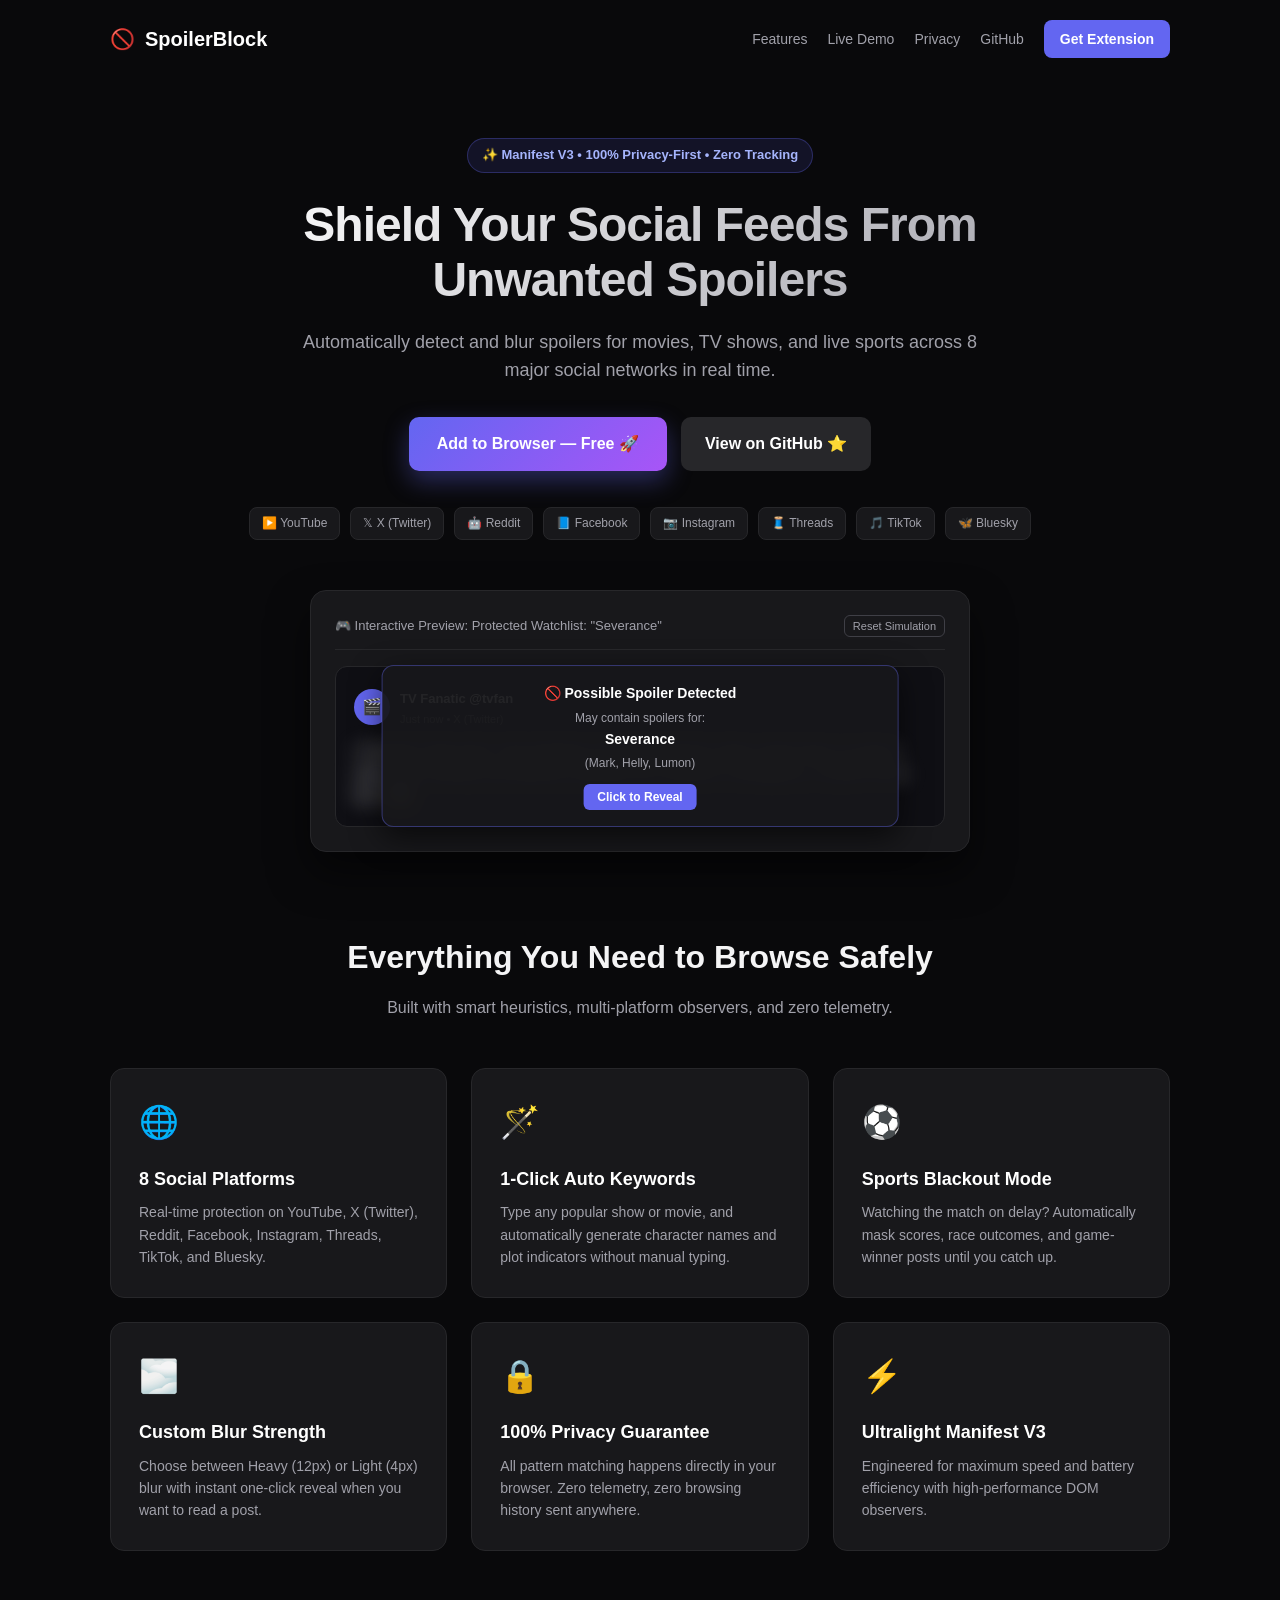
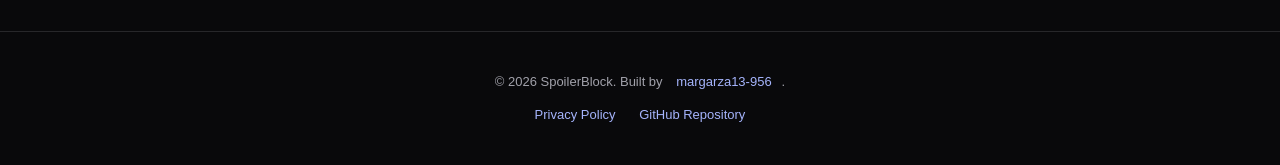
<file: index.html>
<!DOCTYPE html>
<html lang="en">
<head>
  <meta charset="UTF-8">
  <meta name="viewport" content="width=device-width, initial-scale=1.0">
  <title>SpoilerBlock — Smart Social Media Spoiler Blocker</title>
  <meta name="description" content="Shield your social feeds from TV, movie, and sports spoilers on YouTube, X, Reddit, Facebook, Instagram, Threads, TikTok, and Bluesky with smart real-time blur overlays.">
  <style>
    :root {
      --primary: #6366f1;
      --primary-hover: #4f46e5;
      --accent: #a855f7;
      --gold: #f59e0b;
      --bg: #09090b;
      --card-bg: #18181b;
      --border: #27272a;
      --text: #f4f4f5;
      --text-muted: #a1a1aa;
    }

    * { margin: 0; padding: 0; box-sizing: border-box; }

    body {
      font-family: -apple-system, BlinkMacSystemFont, 'Segoe UI', Roboto, Helvetica, Arial, sans-serif;
      background-color: var(--bg);
      color: var(--text);
      line-height: 1.6;
      overflow-x: hidden;
    }

    .nav {
      max-width: 1100px;
      margin: 0 auto;
      padding: 20px;
      display: flex;
      justify-content: space-between;
      align-items: center;
    }

    .logo {
      display: flex;
      align-items: center;
      gap: 10px;
      font-size: 20px;
      font-weight: 800;
      color: #fff;
      text-decoration: none;
    }

    .nav-links {
      display: flex;
      align-items: center;
      gap: 20px;
    }

    .nav-links a {
      color: var(--text-muted);
      text-decoration: none;
      font-size: 14px;
      font-weight: 500;
      transition: color 0.2s;
    }

    .nav-links a:hover { color: #fff; }

    .btn-nav-install {
      background: var(--primary);
      color: #fff !important;
      padding: 8px 16px;
      border-radius: 8px;
      font-weight: 600 !important;
      transition: background 0.2s;
    }

    .btn-nav-install:hover { background: var(--primary-hover); }

    .hero {
      max-width: 900px;
      margin: 60px auto 40px;
      text-align: center;
      padding: 0 20px;
    }

    .badge-pill {
      display: inline-flex;
      align-items: center;
      gap: 6px;
      background: rgba(99, 102, 241, 0.12);
      border: 1px solid rgba(99, 102, 241, 0.3);
      color: #a5b4fc;
      padding: 6px 14px;
      border-radius: 20px;
      font-size: 13px;
      font-weight: 600;
      margin-bottom: 24px;
    }

    .hero h1 {
      font-size: 48px;
      font-weight: 800;
      letter-spacing: -1px;
      line-height: 1.15;
      margin-bottom: 20px;
      background: linear-gradient(135deg, #ffffff, #a1a1aa);
      -webkit-background-clip: text;
      -webkit-text-fill-color: transparent;
    }

    .hero p {
      font-size: 18px;
      color: var(--text-muted);
      max-width: 680px;
      margin: 0 auto 32px;
    }

    .hero-cta {
      display: flex;
      justify-content: center;
      gap: 14px;
      flex-wrap: wrap;
    }

    .btn-primary {
      background: linear-gradient(135deg, var(--primary), var(--accent));
      color: #fff;
      padding: 14px 28px;
      border-radius: 10px;
      font-size: 16px;
      font-weight: 700;
      text-decoration: none;
      display: inline-flex;
      align-items: center;
      gap: 8px;
      box-shadow: 0 10px 25px rgba(99, 102, 241, 0.35);
      transition: transform 0.2s, box-shadow 0.2s;
    }

    .btn-primary:hover {
      transform: translateY(-2px);
      box-shadow: 0 15px 30px rgba(99, 102, 241, 0.5);
    }

    .btn-secondary {
      background: #27272a;
      color: #fff;
      padding: 14px 24px;
      border-radius: 10px;
      font-size: 16px;
      font-weight: 600;
      text-decoration: none;
      transition: background 0.2s;
    }

    .btn-secondary:hover { background: #3f3f46; }

    /* Supported Platforms Badge Bar */
    .platforms-bar {
      max-width: 800px;
      margin: 36px auto 0;
      display: flex;
      flex-wrap: wrap;
      justify-content: center;
      gap: 10px;
    }

    .platform-tag {
      background: #18181b;
      border: 1px solid #27272a;
      padding: 6px 12px;
      border-radius: 8px;
      font-size: 12px;
      color: #a1a1aa;
      display: flex;
      align-items: center;
      gap: 6px;
    }

    /* Interactive Demo Sandbox */
    .demo-section {
      max-width: 700px;
      margin: 50px auto 80px;
      padding: 0 20px;
    }

    .demo-card {
      background: var(--card-bg);
      border: 1px solid var(--border);
      border-radius: 16px;
      padding: 24px;
      box-shadow: 0 20px 40px rgba(0,0,0,0.5);
      position: relative;
    }

    .demo-header {
      display: flex;
      justify-content: space-between;
      align-items: center;
      margin-bottom: 16px;
      border-bottom: 1px solid var(--border);
      padding-bottom: 12px;
      font-size: 13px;
      color: var(--text-muted);
    }

    .mock-post {
      position: relative;
      padding: 18px;
      background: #0f0f14;
      border-radius: 12px;
      border: 1px solid #27272a;
    }

    .mock-author {
      display: flex;
      align-items: center;
      gap: 10px;
      margin-bottom: 12px;
    }

    .mock-avatar {
      width: 36px;
      height: 36px;
      border-radius: 50%;
      background: #6366f1;
      display: flex;
      align-items: center;
      justify-content: center;
      font-weight: bold;
    }

    .mock-content {
      font-size: 15px;
      color: #e4e4e7;
      line-height: 1.5;
      transition: filter 0.3s ease;
    }

    .mock-content.blurred {
      filter: blur(10px);
      user-select: none;
    }

    .demo-overlay {
      position: absolute;
      top: 50%;
      left: 50%;
      transform: translate(-50%, -50%);
      background: rgba(24, 24, 27, 0.95);
      border: 1px solid rgba(99, 102, 241, 0.4);
      border-radius: 12px;
      padding: 16px 20px;
      text-align: center;
      width: 85%;
      box-shadow: 0 10px 30px rgba(0,0,0,0.6);
      display: none;
    }

    .demo-overlay.visible { display: block; }

    .demo-overlay strong {
      display: block;
      color: #fff;
      margin-bottom: 4px;
      font-size: 14px;
    }

    .demo-overlay p {
      font-size: 12px;
      color: #a1a1aa;
      margin-bottom: 10px;
    }

    .btn-reveal-demo {
      background: var(--primary);
      color: #fff;
      border: none;
      padding: 6px 14px;
      border-radius: 6px;
      font-size: 12px;
      font-weight: 600;
      cursor: pointer;
      transition: background 0.2s;
    }

    .btn-reveal-demo:hover { background: var(--primary-hover); }

    /* Features Grid */
    .features {
      max-width: 1100px;
      margin: 0 auto 80px;
      padding: 0 20px;
    }

    .section-headline {
      text-align: center;
      margin-bottom: 48px;
    }

    .section-headline h2 {
      font-size: 32px;
      font-weight: 800;
      margin-bottom: 12px;
    }

    .grid-3 {
      display: grid;
      grid-template-columns: repeat(auto-fit, minmax(300px, 1fr));
      gap: 24px;
    }

    .feature-card {
      background: var(--card-bg);
      border: 1px solid var(--border);
      border-radius: 14px;
      padding: 28px;
      transition: transform 0.2s, border-color 0.2s;
    }

    .feature-card:hover {
      transform: translateY(-4px);
      border-color: rgba(99, 102, 241, 0.4);
    }

    .feature-icon {
      font-size: 32px;
      margin-bottom: 16px;
    }

    .feature-card h3 {
      font-size: 18px;
      font-weight: 700;
      margin-bottom: 8px;
      color: #fff;
    }

    .feature-card p {
      font-size: 14px;
      color: var(--text-muted);
    }

    .footer {
      border-top: 1px solid var(--border);
      padding: 40px 20px;
      text-align: center;
      font-size: 13px;
      color: var(--text-muted);
    }

    .footer a {
      color: #a5b4fc;
      text-decoration: none;
      margin: 0 10px;
    }

    .footer a:hover { text-decoration: underline; }
  </style>
</head>
<body>

  <nav class="nav">
    <a href="#" class="logo">
      <span>🚫</span> SpoilerBlock
    </a>
    <div class="nav-links">
      <a href="#features">Features</a>
      <a href="#demo">Live Demo</a>
      <a href="privacy-policy.html">Privacy</a>
      <a href="https://github.com/margarza13-956/spoilerblock" target="_blank">GitHub</a>
      <a href="https://chrome.google.com/webstore/devconsole" class="btn-nav-install">Get Extension</a>
    </div>
  </nav>

  <header class="hero">
    <div class="badge-pill">✨ Manifest V3 &bull; 100% Privacy-First &bull; Zero Tracking</div>
    <h1>Shield Your Social Feeds From Unwanted Spoilers</h1>
    <p>Automatically detect and blur spoilers for movies, TV shows, and live sports across 8 major social networks in real time.</p>
    <div class="hero-cta">
      <a href="https://chrome.google.com/webstore/devconsole" class="btn-primary">
        Add to Browser — Free 🚀
      </a>
      <a href="https://github.com/margarza13-956/spoilerblock" target="_blank" class="btn-secondary">
        View on GitHub ⭐
      </a>
    </div>

    <div class="platforms-bar">
      <span class="platform-tag">▶️ YouTube</span>
      <span class="platform-tag">𝕏 X (Twitter)</span>
      <span class="platform-tag">🤖 Reddit</span>
      <span class="platform-tag">📘 Facebook</span>
      <span class="platform-tag">📷 Instagram</span>
      <span class="platform-tag">🧵 Threads</span>
      <span class="platform-tag">🎵 TikTok</span>
      <span class="platform-tag">🦋 Bluesky</span>
    </div>
  </header>

  <!-- Interactive Demo Sandbox -->
  <section class="demo-section" id="demo">
    <div class="demo-card">
      <div class="demo-header">
        <span>🎮 Interactive Preview: Protected Watchlist: "Severance"</span>
        <button id="toggleSimulationBtn" style="background:transparent;border:1px solid #3f3f46;color:#a1a1aa;padding:4px 8px;border-radius:6px;cursor:pointer;font-size:11px;">Reset Simulation</button>
      </div>

      <div class="mock-post">
        <div class="mock-author">
          <div class="mock-avatar">🎬</div>
          <div>
            <strong style="font-size:13px;color:#fff;">TV Fanatic @tvfan</strong>
            <div style="font-size:11px;color:#71717a;">Just now &bull; X (Twitter)</div>
          </div>
        </div>
        <div class="mock-content blurred" id="mockContent">
          I CANNOT BELIEVE THE ENDING OF SEVERANCE! When Mark finds out about Helly's true identity and Milchick activates the Overtime Contingency, my jaw hit the floor! 🤯
        </div>

        <div class="demo-overlay visible" id="demoOverlay">
          <strong>🚫 Possible Spoiler Detected</strong>
          <p>May contain spoilers for: <strong>Severance</strong> (Mark, Helly, Lumon)</p>
          <button class="btn-reveal-demo" id="demoRevealBtn">Click to Reveal</button>
        </div>
      </div>
    </div>
  </section>

  <!-- Features Grid -->
  <section class="features" id="features">
    <div class="section-headline">
      <h2>Everything You Need to Browse Safely</h2>
      <p style="color:var(--text-muted);">Built with smart heuristics, multi-platform observers, and zero telemetry.</p>
    </div>

    <div class="grid-3">
      <div class="feature-card">
        <div class="feature-icon">🌐</div>
        <h3>8 Social Platforms</h3>
        <p>Real-time protection on YouTube, X (Twitter), Reddit, Facebook, Instagram, Threads, TikTok, and Bluesky.</p>
      </div>

      <div class="feature-card">
        <div class="feature-icon">🪄</div>
        <h3>1-Click Auto Keywords</h3>
        <p>Type any popular show or movie, and automatically generate character names and plot indicators without manual typing.</p>
      </div>

      <div class="feature-card">
        <div class="feature-icon">⚽</div>
        <h3>Sports Blackout Mode</h3>
        <p>Watching the match on delay? Automatically mask scores, race outcomes, and game-winner posts until you catch up.</p>
      </div>

      <div class="feature-card">
        <div class="feature-icon">🌫️</div>
        <h3>Custom Blur Strength</h3>
        <p>Choose between Heavy (12px) or Light (4px) blur with instant one-click reveal when you want to read a post.</p>
      </div>

      <div class="feature-card">
        <div class="feature-icon">🔒</div>
        <h3>100% Privacy Guarantee</h3>
        <p>All pattern matching happens directly in your browser. Zero telemetry, zero browsing history sent anywhere.</p>
      </div>

      <div class="feature-card">
        <div class="feature-icon">⚡</div>
        <h3>Ultralight Manifest V3</h3>
        <p>Engineered for maximum speed and battery efficiency with high-performance DOM observers.</p>
      </div>
    </div>
  </section>

  <footer class="footer">
    <p>&copy; 2026 SpoilerBlock. Built by <a href="https://github.com/margarza13-956" target="_blank">margarza13-956</a>.</p>
    <div style="margin-top:12px;">
      <a href="privacy-policy.html">Privacy Policy</a>
      <a href="https://github.com/margarza13-956/spoilerblock">GitHub Repository</a>
    </div>
  </footer>

  <script>
    const mockContent = document.getElementById('mockContent');
    const demoOverlay = document.getElementById('demoOverlay');
    const demoRevealBtn = document.getElementById('demoRevealBtn');
    const toggleSimulationBtn = document.getElementById('toggleSimulationBtn');

    demoRevealBtn.addEventListener('click', () => {
      mockContent.classList.remove('blurred');
      demoOverlay.classList.remove('visible');
    });

    toggleSimulationBtn.addEventListener('click', () => {
      mockContent.classList.add('blurred');
      demoOverlay.classList.add('visible');
    });
  </script>
</body>
</html>
</file>
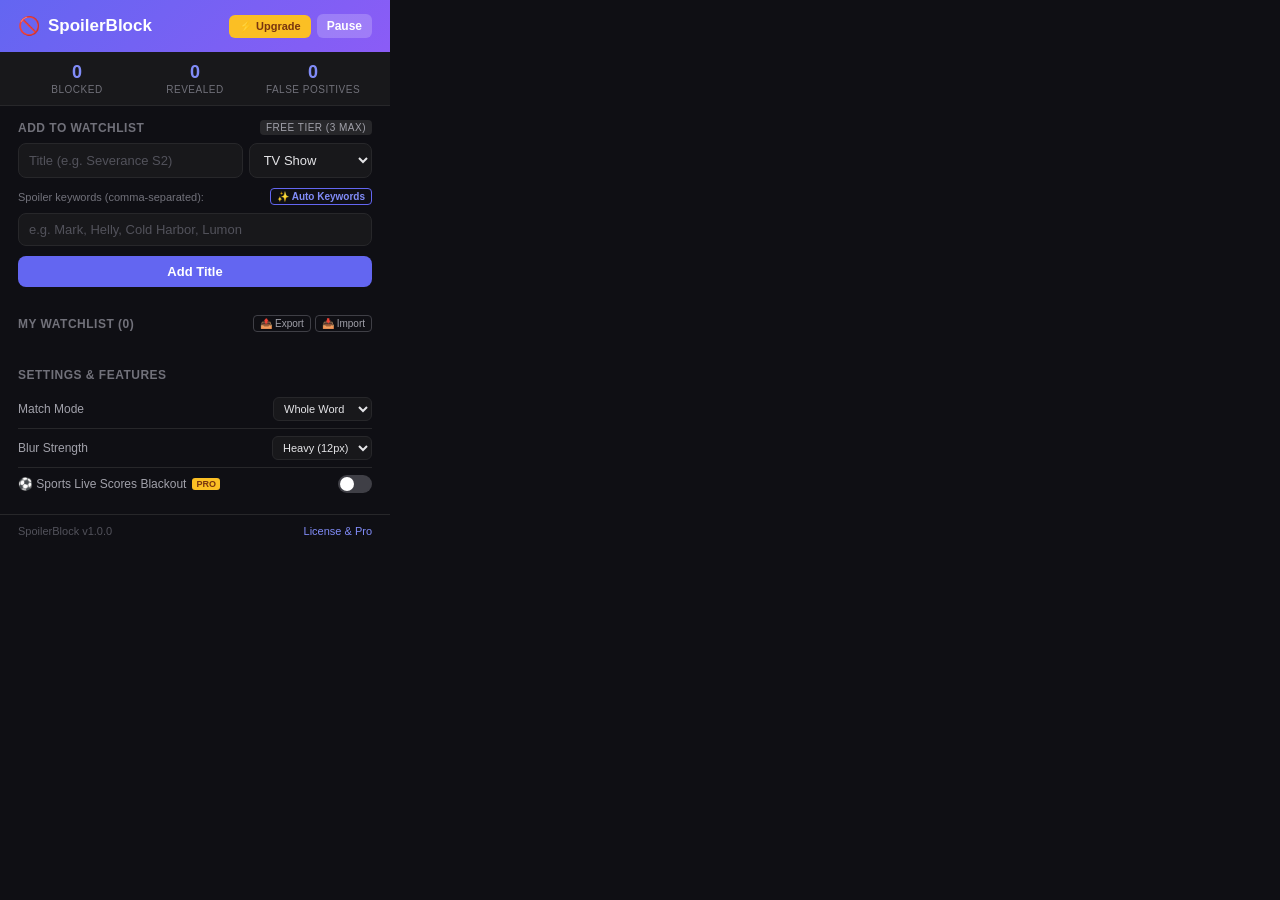
<file: popup.html>
<!DOCTYPE html>
<html lang="en">
<head>
  <meta charset="UTF-8">
  <meta name="viewport" content="width=device-width, initial-scale=1.0">
  <title>SpoilerBlock</title>
  <style>
    * { margin: 0; padding: 0; box-sizing: border-box; }

    body {
      width: 390px;
      min-height: 480px;
      font-family: -apple-system, BlinkMacSystemFont, 'Segoe UI', Roboto, sans-serif;
      background: #0f0f14;
      color: #e4e4e7;
    }

    .header {
      display: flex;
      align-items: center;
      justify-content: space-between;
      padding: 14px 18px;
      background: linear-gradient(135deg, #6366f1, #8b5cf6);
      color: #fff;
    }

    .header-left {
      display: flex;
      align-items: center;
      gap: 8px;
    }

    .header h1 {
      font-size: 17px;
      font-weight: 700;
    }

    .pro-badge {
      background: linear-gradient(135deg, #fbbf24, #f59e0b);
      color: #78350f;
      font-size: 10px;
      font-weight: 800;
      padding: 2px 6px;
      border-radius: 4px;
      text-transform: uppercase;
      letter-spacing: 0.5px;
      display: none;
    }

    .pro-badge.active {
      display: inline-block;
    }

    .header-actions {
      display: flex;
      align-items: center;
      gap: 6px;
    }

    .btn-upgrade {
      background: #fbbf24;
      color: #78350f;
      border: none;
      padding: 5px 10px;
      border-radius: 6px;
      font-size: 11px;
      font-weight: 700;
      cursor: pointer;
      display: flex;
      align-items: center;
      gap: 4px;
      transition: transform 0.15s, background 0.2s;
    }

    .btn-upgrade:hover {
      background: #f59e0b;
      transform: scale(1.03);
    }

    .pause-toggle {
      background: rgba(255,255,255,0.2);
      border: none;
      color: #fff;
      padding: 5px 10px;
      border-radius: 6px;
      font-size: 12px;
      font-weight: 600;
      cursor: pointer;
      transition: background 0.2s;
    }

    .pause-toggle:hover { background: rgba(255,255,255,0.3); }
    .pause-toggle.paused { background: rgba(239,68,68,0.85); }

    .stats-bar {
      display: flex;
      padding: 10px 18px;
      background: #18181b;
      border-bottom: 1px solid #27272a;
    }

    .stat {
      flex: 1;
      text-align: center;
    }

    .stat-value {
      font-size: 18px;
      font-weight: 700;
      color: #818cf8;
    }

    .stat-label {
      font-size: 10px;
      color: #71717a;
      text-transform: uppercase;
      letter-spacing: 0.5px;
      margin-top: 1px;
    }

    .section {
      padding: 14px 18px;
    }

    .section-title {
      font-size: 12px;
      font-weight: 600;
      text-transform: uppercase;
      letter-spacing: 0.5px;
      color: #71717a;
      margin-bottom: 8px;
      display: flex;
      justify-content: space-between;
      align-items: center;
    }

    .tier-limit-pill {
      font-size: 10px;
      color: #a1a1aa;
      background: #27272a;
      padding: 2px 6px;
      border-radius: 4px;
      font-weight: 500;
    }

    .add-form {
      display: flex;
      flex-direction: column;
      gap: 8px;
    }

    .input-row {
      display: flex;
      gap: 6px;
    }

    .add-form input,
    .add-form select {
      padding: 8px 10px;
      background: #18181b;
      border: 1px solid #27272a;
      border-radius: 8px;
      color: #e4e4e7;
      font-size: 13px;
      outline: none;
    }

    .add-form input:focus,
    .add-form select:focus {
      border-color: #6366f1;
    }

    .add-form input::placeholder { color: #52525b; }

    .input-title { flex: 2; }
    .select-type { flex: 1; }

    .keyword-header {
      display: flex;
      justify-content: space-between;
      align-items: center;
      margin-top: 2px;
    }

    .keyword-hint {
      font-size: 11px;
      color: #71717a;
    }

    .btn-auto-kw {
      background: transparent;
      border: 1px solid #6366f1;
      color: #818cf8;
      font-size: 10px;
      padding: 2px 6px;
      border-radius: 4px;
      cursor: pointer;
      font-weight: 600;
      transition: all 0.2s;
    }

    .btn-auto-kw:hover {
      background: rgba(99, 102, 241, 0.15);
      color: #a5b4fc;
    }

    .btn-add {
      background: #6366f1;
      color: #fff;
      border: none;
      padding: 8px;
      border-radius: 8px;
      font-size: 13px;
      font-weight: 600;
      cursor: pointer;
      transition: background 0.2s;
      margin-top: 2px;
    }

    .btn-add:hover { background: #5558e9; }
    .btn-add:disabled { background: #3f3f46; cursor: not-allowed; }

    .watchlist {
      max-height: 200px;
      overflow-y: auto;
    }

    .watchlist-item {
      display: flex;
      align-items: flex-start;
      justify-content: space-between;
      padding: 9px 11px;
      background: #18181b;
      border: 1px solid #27272a;
      border-radius: 8px;
      margin-bottom: 6px;
    }

    .watchlist-item-info {
      flex: 1;
      padding-right: 8px;
    }

    .watchlist-item-title {
      font-size: 13px;
      font-weight: 600;
      color: #e4e4e7;
    }

    .watchlist-item-meta {
      font-size: 11px;
      color: #71717a;
      margin-top: 1px;
    }

    .watchlist-item-keywords {
      font-size: 11px;
      color: #818cf8;
      margin-top: 3px;
      line-height: 1.3;
    }

    .watchlist-item-actions {
      display: flex;
      flex-direction: column;
      gap: 4px;
      flex-shrink: 0;
    }

    .btn-icon {
      background: transparent;
      border: 1px solid #27272a;
      color: #a1a1aa;
      padding: 3px 6px;
      border-radius: 5px;
      font-size: 10px;
      cursor: pointer;
      transition: all 0.2s;
    }

    .btn-icon:hover { border-color: #6366f1; color: #818cf8; }
    .btn-icon.danger:hover { border-color: #ef4444; color: #ef4444; }

    .empty-state {
      text-align: center;
      padding: 24px 16px;
      color: #52525b;
      font-size: 13px;
    }

    .settings-row {
      display: flex;
      align-items: center;
      justify-content: space-between;
      padding: 7px 0;
      border-bottom: 1px solid #27272a;
    }

    .settings-row:last-child { border-bottom: none; }

    .settings-label {
      font-size: 12px;
      color: #a1a1aa;
      display: flex;
      align-items: center;
      gap: 6px;
    }

    .settings-row select {
      padding: 4px 6px;
      background: #18181b;
      border: 1px solid #27272a;
      border-radius: 6px;
      color: #e4e4e7;
      font-size: 11px;
      outline: none;
    }

    .toggle-switch {
      position: relative;
      display: inline-block;
      width: 34px;
      height: 18px;
    }

    .toggle-switch input { opacity: 0; width: 0; height: 0; }

    .slider {
      position: absolute;
      cursor: pointer;
      top: 0; left: 0; right: 0; bottom: 0;
      background-color: #3f3f46;
      transition: .2s;
      border-radius: 18px;
    }

    .slider:before {
      position: absolute;
      content: "";
      height: 14px;
      width: 14px;
      left: 2px;
      bottom: 2px;
      background-color: white;
      transition: .2s;
      border-radius: 50%;
    }

    input:checked + .slider { background-color: #6366f1; }
    input:checked + .slider:before { transform: translateX(16px); }

    .pro-pill {
      font-size: 9px;
      background: #fbbf24;
      color: #78350f;
      font-weight: 700;
      padding: 1px 4px;
      border-radius: 3px;
    }

    .footer {
      padding: 10px 18px;
      text-align: center;
      font-size: 11px;
      color: #52525b;
      border-top: 1px solid #27272a;
      display: flex;
      justify-content: space-between;
      align-items: center;
    }

    .footer a {
      color: #818cf8;
      text-decoration: none;
      cursor: pointer;
    }

    .footer a:hover { text-decoration: underline; }

    /* Modal / Paywall */
    .modal-backdrop {
      position: fixed;
      top: 0; left: 0; right: 0; bottom: 0;
      background: rgba(0,0,0,0.75);
      display: none;
      align-items: center;
      justify-content: center;
      z-index: 1000;
      padding: 16px;
    }

    .modal-backdrop.open { display: flex; }

    .modal-card {
      background: #18181b;
      border: 1px solid #3f3f46;
      border-radius: 12px;
      padding: 20px;
      width: 100%;
      box-shadow: 0 10px 30px rgba(0,0,0,0.5);
      position: relative;
    }

    .modal-close {
      position: absolute;
      top: 12px;
      right: 12px;
      background: transparent;
      border: none;
      color: #71717a;
      font-size: 18px;
      cursor: pointer;
    }

    .modal-title {
      font-size: 16px;
      font-weight: 700;
      color: #fff;
      margin-bottom: 6px;
      display: flex;
      align-items: center;
      gap: 6px;
    }

    .modal-body {
      font-size: 12px;
      color: #a1a1aa;
      line-height: 1.5;
      margin-bottom: 14px;
    }

    .feature-list {
      list-style: none;
      margin: 10px 0;
    }

    .feature-list li {
      display: flex;
      align-items: center;
      gap: 6px;
      margin-bottom: 6px;
      color: #e4e4e7;
    }

    .pricing-box {
      background: #27272a;
      padding: 10px;
      border-radius: 8px;
      text-align: center;
      margin-bottom: 12px;
    }

    .pricing-amount {
      font-size: 18px;
      font-weight: 800;
      color: #fbbf24;
    }

    .pricing-sub {
      font-size: 11px;
      color: #a1a1aa;
    }

    .btn-stripe-pay {
      width: 100%;
      background: linear-gradient(135deg, #6366f1, #8b5cf6);
      color: #fff;
      border: none;
      padding: 10px;
      border-radius: 8px;
      font-size: 13px;
      font-weight: 700;
      cursor: pointer;
      display: block;
      text-align: center;
      text-decoration: none;
      transition: opacity 0.2s;
    }

    .btn-stripe-pay:hover { opacity: 0.9; }

    .license-input-box {
      margin-top: 12px;
      padding-top: 12px;
      border-top: 1px solid #27272a;
      display: flex;
      gap: 6px;
    }

    .license-input {
      flex: 1;
      padding: 6px 8px;
      background: #0f0f14;
      border: 1px solid #3f3f46;
      border-radius: 6px;
      color: #fff;
      font-size: 11px;
      outline: none;
    }

    .btn-activate {
      background: #3f3f46;
      color: #fff;
      border: none;
      padding: 6px 10px;
      border-radius: 6px;
      font-size: 11px;
      font-weight: 600;
      cursor: pointer;
    }

    .btn-activate:hover { background: #52525b; }

    .scroll-thin::-webkit-scrollbar { width: 4px; }
    .scroll-thin::-webkit-scrollbar-track { background: transparent; }
    .scroll-thin::-webkit-scrollbar-thumb { background: #3f3f46; border-radius: 2px; }
  </style>
</head>
<body>
  <div class="header">
    <div class="header-left">
      <span style="font-size:18px;">🚫</span>
      <h1>SpoilerBlock</h1>
      <span class="pro-badge" id="proBadge">PRO</span>
    </div>
    <div class="header-actions">
      <button class="btn-upgrade" id="upgradeBtn">⚡ Upgrade</button>
      <button class="pause-toggle" id="pauseBtn">Pause</button>
    </div>
  </div>

  <div class="stats-bar">
    <div class="stat">
      <div class="stat-value" id="statBlocked">0</div>
      <div class="stat-label">Blocked</div>
    </div>
    <div class="stat">
      <div class="stat-value" id="statRevealed">0</div>
      <div class="stat-label">Revealed</div>
    </div>
    <div class="stat">
      <div class="stat-value" id="statFP">0</div>
      <div class="stat-label">False Positives</div>
    </div>
  </div>

  <div class="section">
    <div class="section-title">
      <span>Add to Watchlist</span>
      <span class="tier-limit-pill" id="tierLimitPill">Free Tier (3 Max)</span>
    </div>
    <div class="add-form">
      <div class="input-row">
        <input type="text" class="input-title" id="titleInput" placeholder="Title (e.g. Severance S2)" />
        <select class="select-type" id="typeSelect">
          <option value="tv">TV Show</option>
          <option value="movie">Movie</option>
          <option value="sports">Sports / Team</option>
          <option value="book">Book</option>
          <option value="game">Game</option>
        </select>
      </div>
      <div class="keyword-header">
        <span class="keyword-hint">Spoiler keywords (comma-separated):</span>
        <button class="btn-auto-kw" id="autoKwBtn">✨ Auto Keywords</button>
      </div>
      <input type="text" id="keywordInput" placeholder="e.g. Mark, Helly, Cold Harbor, Lumon" />
      <button class="btn-add" id="addBtn">Add Title</button>
    </div>
  </div>

  <div class="section">
    <div class="section-title">
      <span>My Watchlist (<span id="watchlistCount">0</span>)</span>
      <div style="display:flex;gap:4px;">
        <button id="exportBtn" style="background:transparent;border:1px solid #3f3f46;color:#a1a1aa;padding:2px 6px;border-radius:4px;font-size:10px;cursor:pointer;">📤 Export</button>
        <button id="importBtn" style="background:transparent;border:1px solid #3f3f46;color:#a1a1aa;padding:2px 6px;border-radius:4px;font-size:10px;cursor:pointer;">📥 Import</button>
        <input type="file" id="importFileInput" accept=".json" style="display:none;" />
      </div>
    </div>
    <div class="watchlist scroll-thin" id="watchlistContainer"></div>
  </div>

  <div class="section">
    <div class="section-title">Settings & Features</div>
    <div class="settings-row">
      <span class="settings-label">Match Mode</span>
      <select id="matchModeSelect">
        <option value="whole_word">Whole Word</option>
        <option value="partial">Partial Match</option>
        <option value="fuzzy">Fuzzy Match</option>
      </select>
    </div>
    <div class="settings-row">
      <span class="settings-label">Blur Strength</span>
      <select id="blurLevelSelect">
        <option value="heavy">Heavy (12px)</option>
        <option value="light">Light (4px)</option>
      </select>
    </div>
    <div class="settings-row">
      <span class="settings-label">
        ⚽ Sports Live Scores Blackout
        <span class="pro-pill">PRO</span>
      </span>
      <label class="toggle-switch">
        <input type="checkbox" id="sportsBlackoutToggle" />
        <span class="slider"></span>
      </label>
    </div>
  </div>

  <div class="footer">
    <span>SpoilerBlock v1.0.0</span>
    <a id="footerLicenseLink">License & Pro</a>
  </div>

  <!-- Upgrade / Pro Modal -->
  <div class="modal-backdrop" id="proModal">
    <div class="modal-card">
      <button class="modal-close" id="closeModalBtn">&times;</button>
      <div class="modal-title">
        <span>⚡</span> Upgrade to SpoilerBlock Pro
      </div>
      <div class="modal-body">
        Get the ultimate spoiler protection across all your social feeds:
        <ul class="feature-list">
          <li>✨ <strong>Unlimited Watchlist Titles</strong> (Free is capped at 3)</li>
          <li>🪄 <strong>1-Click Auto Keyword Packs</strong> for 5,000+ shows & movies</li>
          <li>⚽ <strong>Live Sports Match & Score Blackout Mode</strong></li>
          <li>🔄 <strong>Cross-Browser Cloud Sync & Backup</strong></li>
        </ul>
      </div>
      <div class="pricing-box">
        <div class="pricing-amount">$2.99 / month</div>
        <div class="pricing-sub">or $19.99/year (Cancel anytime)</div>
      </div>
      <a href="https://buy.stripe.com/test_spoilerblock_pro" target="_blank" class="btn-stripe-pay" id="stripeCheckoutBtn">
        Get Pro with Stripe 💳
      </a>
      <a href="https://margarza.gumroad.com/l/spoilerblock" target="_blank" id="altCheckoutBtn" style="display:block;margin-top:8px;text-align:center;color:#a1a1aa;font-size:11px;text-decoration:none;">
        Or pay via PayPal / Gumroad &rarr;
      </a>

      <div class="license-input-box">
        <input type="text" class="license-input" id="licenseKeyInput" placeholder="Enter License Key / Code" />
        <button class="btn-activate" id="activateLicenseBtn">Activate</button>
      </div>
    </div>
  </div>

  <script src="popup.js"></script>
</body>
</html>
</file>
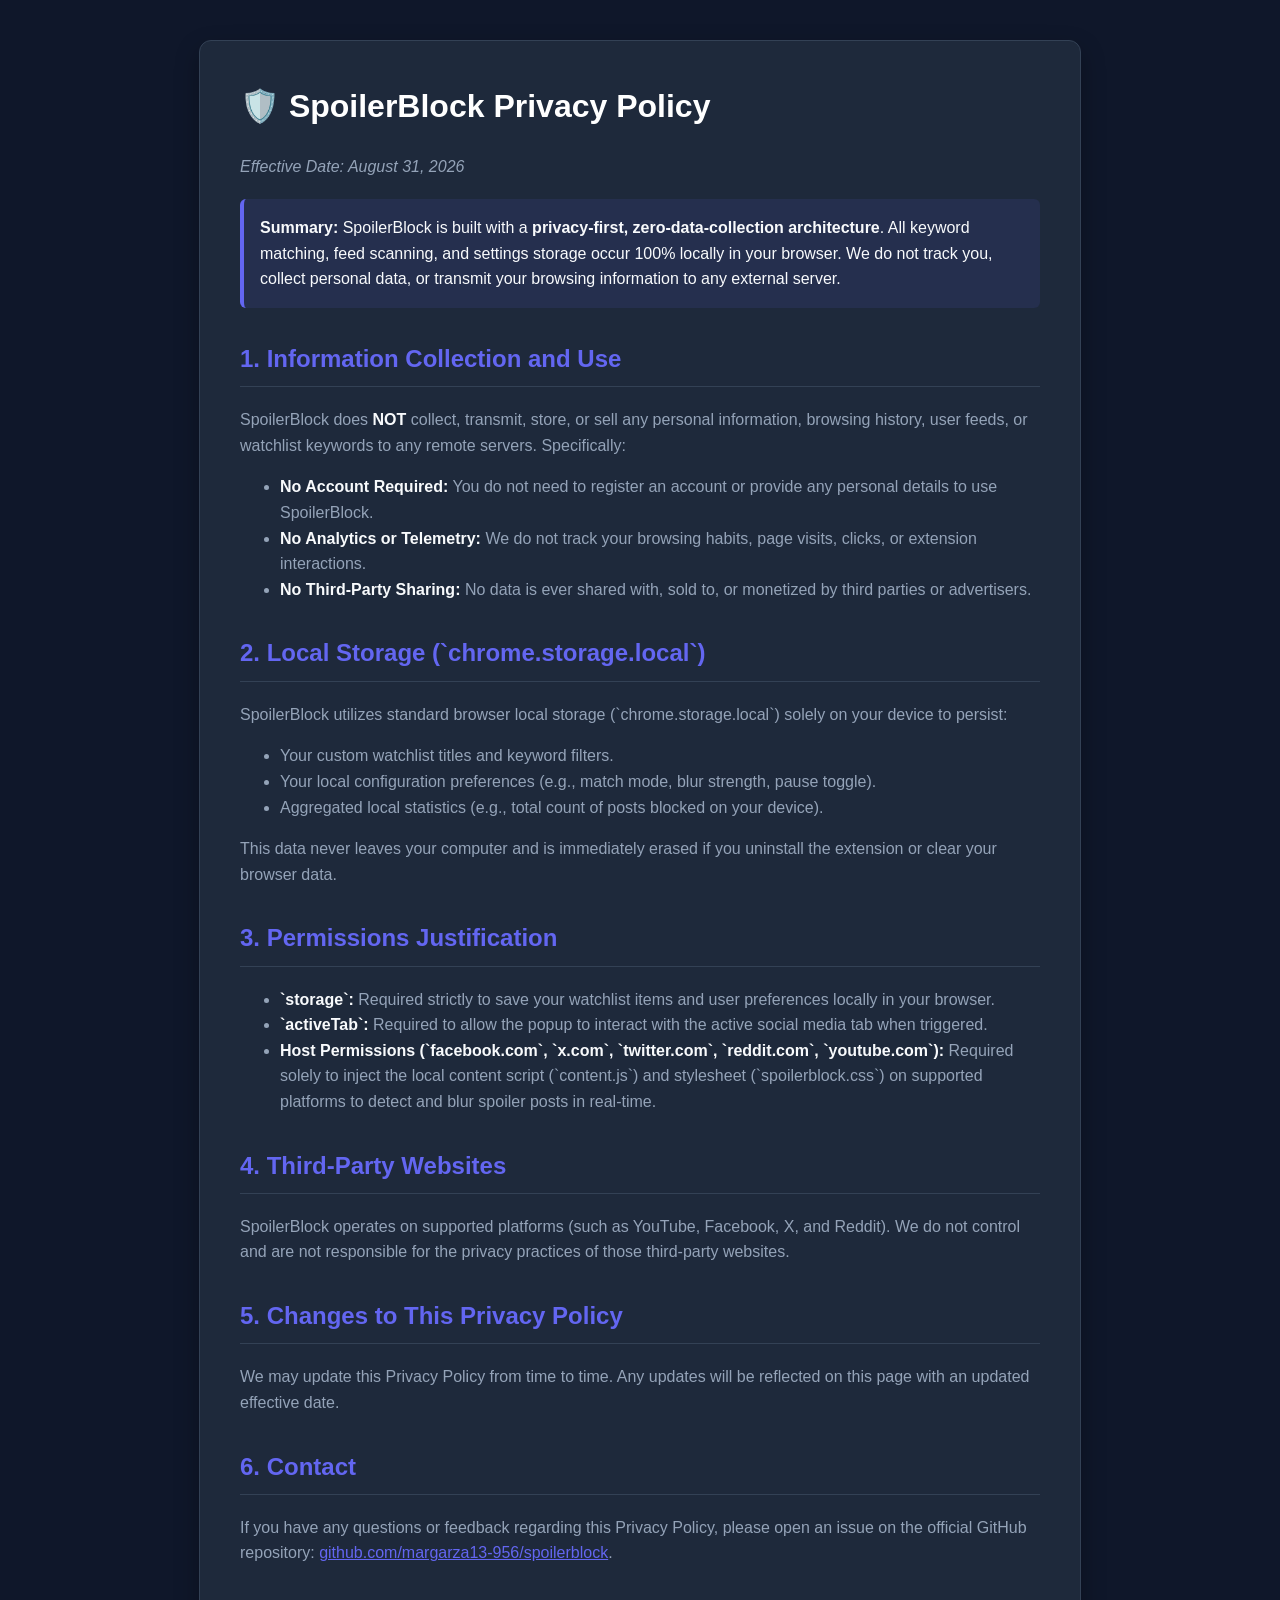
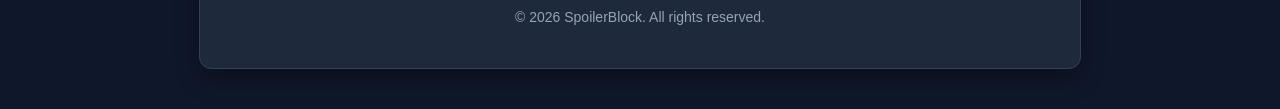
<file: privacy-policy.html>
<!DOCTYPE html>
<html lang="en">
<head>
  <meta charset="UTF-8">
  <meta name="viewport" content="width=device-width, initial-scale=1.0">
  <title>Privacy Policy - SpoilerBlock</title>
  <style>
    :root {
      --primary: #6366f1;
      --bg: #0f172a;
      --card-bg: #1e293b;
      --text: #f8fafc;
      --text-muted: #94a3b8;
      --border: #334155;
    }
    body {
      font-family: -apple-system, BlinkMacSystemFont, "Segoe UI", Roboto, Helvetica, Arial, sans-serif;
      line-height: 1.6;
      background-color: var(--bg);
      color: var(--text);
      margin: 0;
      padding: 40px 20px;
    }
    .container {
      max-width: 800px;
      margin: 0 auto;
      background: var(--card-bg);
      border: 1px solid var(--border);
      border-radius: 12px;
      padding: 40px;
      box-shadow: 0 10px 25px rgba(0,0,0,0.3);
    }
    h1 {
      color: #fff;
      margin-top: 0;
      display: flex;
      align-items: center;
      gap: 12px;
    }
    h2 {
      color: var(--primary);
      margin-top: 32px;
      border-bottom: 1px solid var(--border);
      padding-bottom: 8px;
    }
    p, li {
      color: var(--text-muted);
    }
    strong {
      color: var(--text);
    }
    .highlight-box {
      background: rgba(99, 102, 241, 0.1);
      border-left: 4px solid var(--primary);
      padding: 16px;
      border-radius: 6px;
      margin: 20px 0;
    }
    .footer {
      margin-top: 40px;
      font-size: 0.875rem;
      color: var(--text-muted);
      text-align: center;
    }
  </style>
</head>
<body>
  <div class="container">
    <h1>🛡️ SpoilerBlock Privacy Policy</h1>
    <p><em>Effective Date: August 31, 2026</em></p>

    <div class="highlight-box">
      <strong>Summary:</strong> SpoilerBlock is built with a <strong>privacy-first, zero-data-collection architecture</strong>. All keyword matching, feed scanning, and settings storage occur 100% locally in your browser. We do not track you, collect personal data, or transmit your browsing information to any external server.
    </div>

    <h2>1. Information Collection and Use</h2>
    <p>SpoilerBlock does <strong>NOT</strong> collect, transmit, store, or sell any personal information, browsing history, user feeds, or watchlist keywords to any remote servers. Specifically:</p>
    <ul>
      <li><strong>No Account Required:</strong> You do not need to register an account or provide any personal details to use SpoilerBlock.</li>
      <li><strong>No Analytics or Telemetry:</strong> We do not track your browsing habits, page visits, clicks, or extension interactions.</li>
      <li><strong>No Third-Party Sharing:</strong> No data is ever shared with, sold to, or monetized by third parties or advertisers.</li>
    </ul>

    <h2>2. Local Storage (`chrome.storage.local`)</h2>
    <p>SpoilerBlock utilizes standard browser local storage (`chrome.storage.local`) solely on your device to persist:</p>
    <ul>
      <li>Your custom watchlist titles and keyword filters.</li>
      <li>Your local configuration preferences (e.g., match mode, blur strength, pause toggle).</li>
      <li>Aggregated local statistics (e.g., total count of posts blocked on your device).</li>
    </ul>
    <p>This data never leaves your computer and is immediately erased if you uninstall the extension or clear your browser data.</p>

    <h2>3. Permissions Justification</h2>
    <ul>
      <li><strong>`storage`:</strong> Required strictly to save your watchlist items and user preferences locally in your browser.</li>
      <li><strong>`activeTab`:</strong> Required to allow the popup to interact with the active social media tab when triggered.</li>
      <li><strong>Host Permissions (`facebook.com`, `x.com`, `twitter.com`, `reddit.com`, `youtube.com`):</strong> Required solely to inject the local content script (`content.js`) and stylesheet (`spoilerblock.css`) on supported platforms to detect and blur spoiler posts in real-time.</li>
    </ul>

    <h2>4. Third-Party Websites</h2>
    <p>SpoilerBlock operates on supported platforms (such as YouTube, Facebook, X, and Reddit). We do not control and are not responsible for the privacy practices of those third-party websites.</p>

    <h2>5. Changes to This Privacy Policy</h2>
    <p>We may update this Privacy Policy from time to time. Any updates will be reflected on this page with an updated effective date.</p>

    <h2>6. Contact</h2>
    <p>If you have any questions or feedback regarding this Privacy Policy, please open an issue on the official GitHub repository: <a href="https://github.com/margarza13-956/spoilerblock" style="color: var(--primary);">github.com/margarza13-956/spoilerblock</a>.</p>

    <div class="footer">
      &copy; 2026 SpoilerBlock. All rights reserved.
    </div>
  </div>
</body>
</html>
</file>
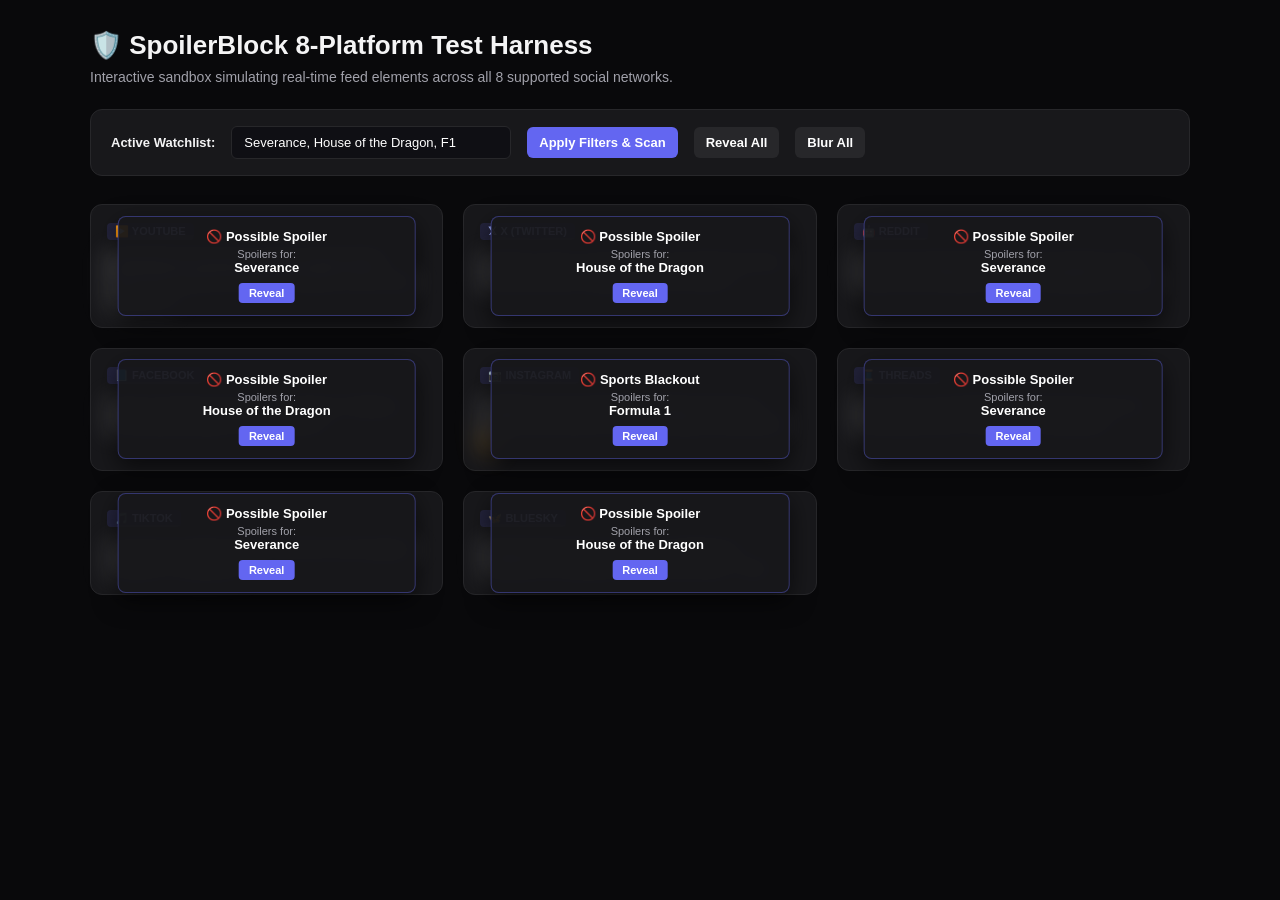
<file: test-harness.html>
<!DOCTYPE html>
<html lang="en">
<head>
  <meta charset="UTF-8">
  <meta name="viewport" content="width=device-width, initial-scale=1.0">
  <title>SpoilerBlock — 8-Platform Interactive Test Harness</title>
  <style>
    :root {
      --bg: #09090b;
      --card: #18181b;
      --border: #27272a;
      --primary: #6366f1;
      --text: #f4f4f5;
      --muted: #a1a1aa;
    }
    * { margin:0; padding:0; box-sizing:border-box; }
    body {
      font-family: -apple-system, BlinkMacSystemFont, 'Segoe UI', Roboto, sans-serif;
      background: var(--bg);
      color: var(--text);
      padding: 30px 20px;
    }
    .container { max-width: 1100px; margin: 0 auto; }
    h1 { font-size: 26px; margin-bottom: 8px; }
    p.sub { color: var(--muted); margin-bottom: 24px; font-size: 14px; }
    
    .controls {
      background: var(--card);
      border: 1px solid var(--border);
      border-radius: 12px;
      padding: 16px 20px;
      display: flex;
      gap: 16px;
      align-items: center;
      flex-wrap: wrap;
      margin-bottom: 28px;
    }
    .controls input, .controls select, .controls button {
      padding: 8px 12px;
      border-radius: 6px;
      border: 1px solid var(--border);
      background: #0f0f14;
      color: #fff;
      font-size: 13px;
    }
    .controls button {
      background: var(--primary);
      cursor: pointer;
      font-weight: 600;
      border: none;
    }
    .controls button:hover { opacity: 0.9; }

    .grid {
      display: grid;
      grid-template-columns: repeat(auto-fit, minmax(320px, 1fr));
      gap: 20px;
    }
    .platform-card {
      background: var(--card);
      border: 1px solid var(--border);
      border-radius: 12px;
      padding: 16px;
      position: relative;
    }
    .platform-badge {
      display: inline-block;
      font-size: 11px;
      font-weight: 700;
      text-transform: uppercase;
      padding: 2px 8px;
      border-radius: 4px;
      margin-bottom: 12px;
      background: rgba(99, 102, 241, 0.15);
      color: #a5b4fc;
    }
    .post-content {
      font-size: 13px;
      line-height: 1.5;
      color: #e4e4e7;
      transition: filter 0.3s ease;
    }
    .blurred {
      filter: blur(12px);
      user-select: none;
    }
    .overlay {
      position: absolute;
      top: 50%;
      left: 50%;
      transform: translate(-50%, -50%);
      background: rgba(24, 24, 27, 0.95);
      border: 1px solid rgba(99, 102, 241, 0.4);
      border-radius: 8px;
      padding: 12px 16px;
      text-align: center;
      width: 85%;
      box-shadow: 0 8px 24px rgba(0,0,0,0.6);
      display: none;
    }
    .overlay.visible { display: block; }
    .overlay strong { font-size: 13px; color: #fff; display: block; margin-bottom: 4px; }
    .overlay p { font-size: 11px; color: var(--muted); margin-bottom: 8px; }
    .overlay button {
      background: var(--primary);
      color: #fff;
      border: none;
      padding: 4px 10px;
      border-radius: 4px;
      font-size: 11px;
      font-weight: 600;
      cursor: pointer;
    }
  </style>
</head>
<body>
  <div class="container">
    <h1>🛡️ SpoilerBlock 8-Platform Test Harness</h1>
    <p class="sub">Interactive sandbox simulating real-time feed elements across all 8 supported social networks.</p>

    <div class="controls">
      <label style="font-size:13px;font-weight:600;">Active Watchlist:</label>
      <input type="text" id="filterInput" value="Severance, House of the Dragon, F1" style="width:280px;" />
      <button id="applyBtn">Apply Filters & Scan</button>
      <button id="revealAllBtn" style="background:#27272a;">Reveal All</button>
      <button id="blurAllBtn" style="background:#27272a;">Blur All</button>
    </div>

    <div class="grid">
      <!-- 1. YouTube -->
      <div class="platform-card" id="card-yt">
        <span class="platform-badge">▶️ YouTube</span>
        <div class="post-content blurred">
          <strong>SEVERANCE SEASON 2 FINALE REACTION!</strong><br>
          Mark Scout makes the ultimate sacrifice in the Lumon break room!
        </div>
        <div class="overlay visible">
          <strong>🚫 Possible Spoiler</strong>
          <p>Spoilers for: <strong>Severance</strong></p>
          <button onclick="toggleCard('card-yt')">Reveal</button>
        </div>
      </div>

      <!-- 2. X (Twitter) -->
      <div class="platform-card" id="card-x">
        <span class="platform-badge">𝕏 X (Twitter)</span>
        <div class="post-content blurred">
          @cinema_leaks: That House of the Dragon plot twist with Aemond and Vhagar killed me! #HOTD
        </div>
        <div class="overlay visible">
          <strong>🚫 Possible Spoiler</strong>
          <p>Spoilers for: <strong>House of the Dragon</strong></p>
          <button onclick="toggleCard('card-x')">Reveal</button>
        </div>
      </div>

      <!-- 3. Reddit -->
      <div class="platform-card" id="card-reddit">
        <span class="platform-badge">🤖 Reddit</span>
        <div class="post-content blurred">
          [r/SeveranceAppleTVPlus] Ending explained: Why Irving's secret identity changes everything for Lumon.
        </div>
        <div class="overlay visible">
          <strong>🚫 Possible Spoiler</strong>
          <p>Spoilers for: <strong>Severance</strong></p>
          <button onclick="toggleCard('card-reddit')">Reveal</button>
        </div>
      </div>

      <!-- 4. Facebook -->
      <div class="platform-card" id="card-fb">
        <span class="platform-badge">📘 Facebook</span>
        <div class="post-content blurred">
          Game of Thrones Fans Group: "Daemon Targaryen and Rhaenyra battle on Dragonstone!"
        </div>
        <div class="overlay visible">
          <strong>🚫 Possible Spoiler</strong>
          <p>Spoilers for: <strong>House of the Dragon</strong></p>
          <button onclick="toggleCard('card-fb')">Reveal</button>
        </div>
      </div>

      <!-- 5. Instagram -->
      <div class="platform-card" id="card-ig">
        <span class="platform-badge">📷 Instagram</span>
        <div class="post-content blurred">
          @f1official: Race Results! Verstappen takes pole position and Grand Prix Winner trophy at Silverstone! 🏆
        </div>
        <div class="overlay visible">
          <strong>🚫 Sports Blackout</strong>
          <p>Spoilers for: <strong>Formula 1</strong></p>
          <button onclick="toggleCard('card-ig')">Reveal</button>
        </div>
      </div>

      <!-- 6. Threads -->
      <div class="platform-card" id="card-threads">
        <span class="platform-badge">🧵 Threads</span>
        <div class="post-content blurred">
          @tv_recap: Just watched Helly R discover her true outie family name in Severance. Mind blown.
        </div>
        <div class="overlay visible">
          <strong>🚫 Possible Spoiler</strong>
          <p>Spoilers for: <strong>Severance</strong></p>
          <button onclick="toggleCard('card-threads')">Reveal</button>
        </div>
      </div>

      <!-- 7. TikTok -->
      <div class="platform-card" id="card-tiktok">
        <span class="platform-badge">🎵 TikTok</span>
        <div class="post-content blurred">
          #severance #spoilers Major leak about what happens to Dylan G in episode 8!
        </div>
        <div class="overlay visible">
          <strong>🚫 Possible Spoiler</strong>
          <p>Spoilers for: <strong>Severance</strong></p>
          <button onclick="toggleCard('card-tiktok')">Reveal</button>
        </div>
      </div>

      <!-- 8. Bluesky -->
      <div class="platform-card" id="card-bsky">
        <span class="platform-badge">🦋 Bluesky</span>
        <div class="post-content blurred">
          @dragonrider.bsky.social: Alicent Hightower's confession to Rhaenyra in the series finale... tears!
        </div>
        <div class="overlay visible">
          <strong>🚫 Possible Spoiler</strong>
          <p>Spoilers for: <strong>House of the Dragon</strong></p>
          <button onclick="toggleCard('card-bsky')">Reveal</button>
        </div>
      </div>
    </div>
  </div>

  <script>
    function toggleCard(cardId) {
      const card = document.getElementById(cardId);
      const content = card.querySelector('.post-content');
      const overlay = card.querySelector('.overlay');
      content.classList.toggle('blurred');
      overlay.classList.toggle('visible');
    }

    document.getElementById('revealAllBtn').addEventListener('click', () => {
      document.querySelectorAll('.post-content').forEach(el => el.classList.remove('blurred'));
      document.querySelectorAll('.overlay').forEach(el => el.classList.remove('visible'));
    });

    document.getElementById('blurAllBtn').addEventListener('click', () => {
      document.querySelectorAll('.post-content').forEach(el => el.classList.add('blurred'));
      document.querySelectorAll('.overlay').forEach(el => el.classList.add('visible'));
    });
  </script>
</body>
</html>
</file>
